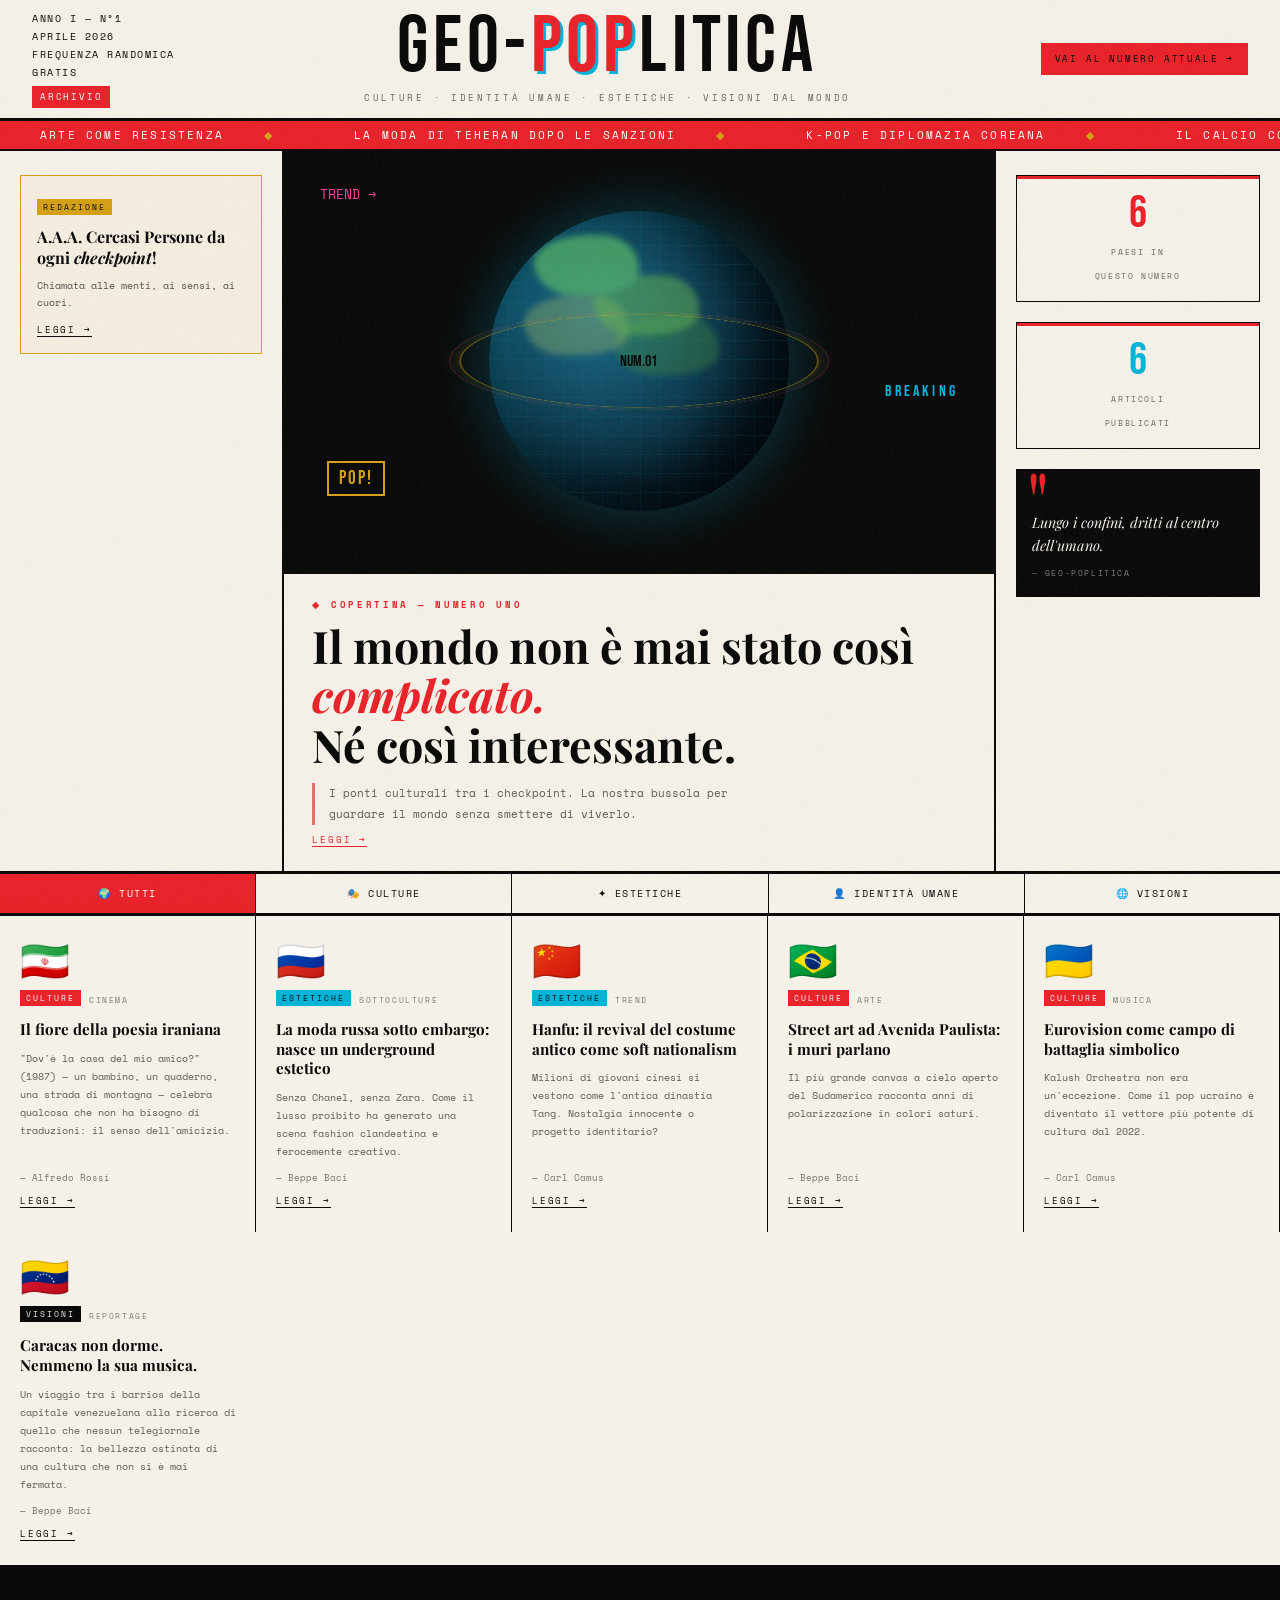
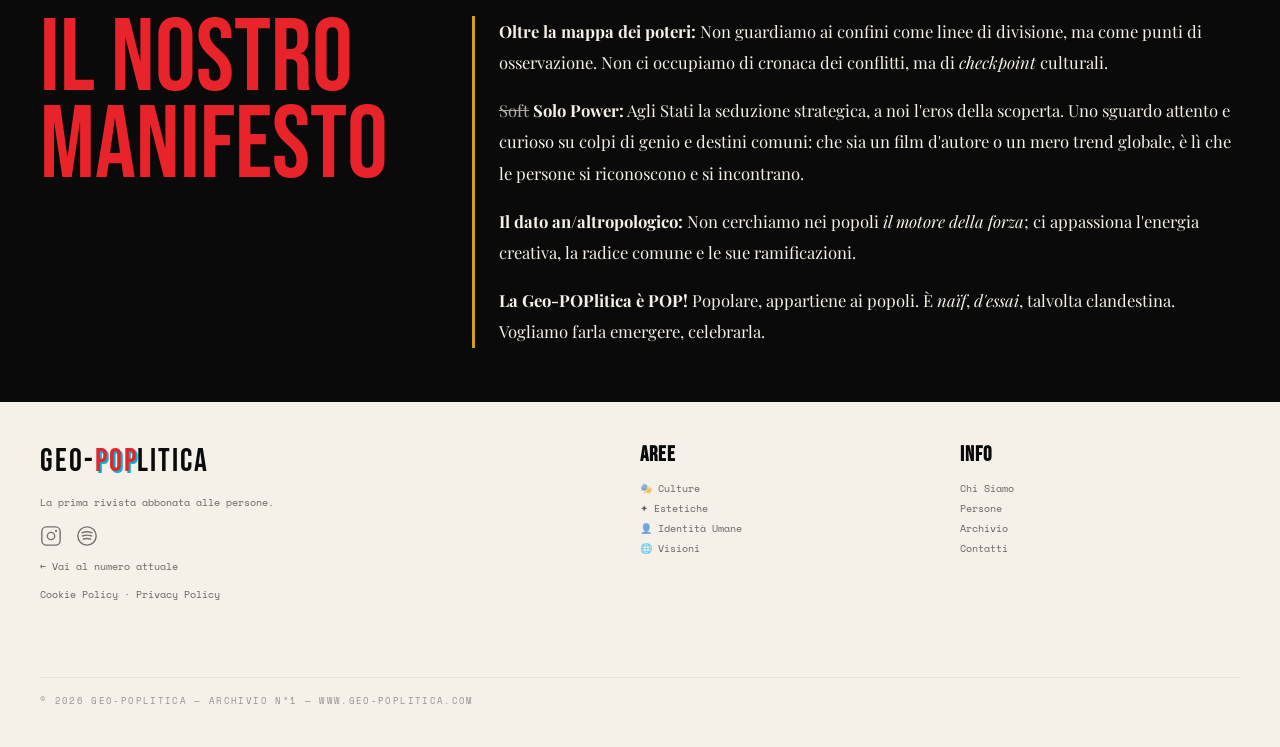
<file: archivio/numero-1/index.html>
<!DOCTYPE html>
<html lang="it">
<head>
<meta charset="UTF-8">
<meta name="viewport" content="width=device-width, initial-scale=1.0">
<title>Geo-POPlitica — N°1 Aprile 2026</title>
<link href="https://fonts.googleapis.com/css2?family=Bebas+Neue&family=Oswald:wght@700&family=Playfair+Display:ital,wght@0,400;0,700;1,400;1,700&family=Space+Mono:ital@0;1&display=swap" rel="stylesheet">
<style>
:root{--bg:#f5f0e8;--ink:#0a0a0a;--accent:#e8232a;--gold:#d4a017;--cyan:#00b4d8;--pink:#ff3fa4;--cream:#f5f0e8;--border:rgba(10,10,10,0.15)}
*,*::before,*::after{box-sizing:border-box;margin:0;padding:0}
body{background:var(--bg);color:var(--ink);font-family:'Space Mono',monospace;overflow-x:hidden;cursor:crosshair}
body::before{content:'';position:fixed;inset:0;background-image:url("data:image/svg+xml,%3Csvg viewBox='0 0 256 256' xmlns='http://www.w3.org/2000/svg'%3E%3Cfilter id='noise'%3E%3CfeTurbulence type='fractalNoise' baseFrequency='0.9' numOctaves='4' stitchTiles='stitch'/%3E%3C/filter%3E%3Crect width='100%25' height='100%25' filter='url(%23noise)' opacity='0.04'/%3E%3C/svg%3E");pointer-events:none;z-index:999;opacity:0.6}

.masthead{border-bottom:3px solid var(--ink);padding:10px 32px;display:flex;justify-content:space-between;align-items:center;background:var(--bg);position:sticky;top:0;z-index:100}
.issue-info{font-size:10px;letter-spacing:0.15em;text-transform:uppercase;line-height:1.8}
.freq-label{display:inline}
.freq-label br{display:none}.archive-badge{display:inline-block;background:var(--accent);color:white;font-size:9px;letter-spacing:0.2em;text-transform:uppercase;padding:3px 8px;margin-top:4px}
.logo{text-align:center;flex:1;cursor:pointer}
.logo-main{font-family:'Bebas Neue',sans-serif;font-size:clamp(2.5rem,7vw,5rem);letter-spacing:0.06em;line-height:0.9;display:block}
.logo-geo{color:var(--ink)}
.logo-litica{color:var(--ink)}
.logo-pop{color:var(--accent);position:relative;display:inline-block}
.logo-pop::after{content:'POP';font-family:'Bebas Neue',sans-serif;position:absolute;left:3px;top:3px;color:var(--cyan);z-index:-1;letter-spacing:0.06em}
.logo-sub{font-size:9px;letter-spacing:0.3em;text-transform:uppercase;color:var(--ink);opacity:0.6}
.nav-right{font-size:10px;letter-spacing:0.1em;text-transform:uppercase;text-align:right;line-height:2.2}
.nav-right a{display:block;color:var(--ink);text-decoration:none;transition:color 0.2s}
.nav-right a:hover{color:var(--accent)}

/* 3B FIX: bottone visibile rosso con testo sempre bianco */
.btn-numero-attuale{display:inline-block;background:var(--accent);color:white;font-size:9px;letter-spacing:0.2em;text-transform:uppercase;padding:6px 14px;text-decoration:none;transition:background 0.2s;border:none}
.btn-numero-attuale:hover{background:#b01020;color:white}

.ticker-wrap{background:var(--accent);color:white;overflow:hidden;padding:6px 0;border-bottom:2px solid var(--ink)}
.ticker{display:flex;white-space:nowrap;animation:ticker 30s linear infinite;font-size:11px;letter-spacing:0.2em;text-transform:uppercase}
.ticker span{padding:0 40px}
.ticker span::after{content:'◆';margin-left:40px;color:var(--gold)}
@keyframes ticker{0%{transform:translateX(0)}100%{transform:translateX(-50%)}}

.tag{font-size:8px;letter-spacing:0.25em;text-transform:uppercase;background:var(--ink);color:var(--cream);padding:2px 6px;display:inline-block;margin-bottom:4px}
.tag.red{background:var(--accent);color:white}
.tag.gold{background:var(--gold);color:#0a0a0a}
.tag.cyan{background:var(--cyan);color:#0a0a0a}
.tag-sub{font-size:8px;letter-spacing:0.2em;text-transform:uppercase;opacity:0.5}

#page-home{display:block}
#page-articolo{display:none}

.hero{display:grid;grid-template-columns:1fr 2.5fr 1fr;border-bottom:3px solid var(--ink);min-height:70vh}
.col-left{border-right:2px solid var(--ink);padding:24px 20px;display:flex;flex-direction:column;gap:20px}
.cercasi-box{border:1px solid var(--gold);padding:16px;cursor:pointer;background:rgba(212,160,23,0.04);transition:background 0.2s}
.cercasi-box:hover{background:rgba(212,160,23,0.10)}
.cercasi-box h3{font-family:'Playfair Display',serif;font-size:1rem;line-height:1.3;margin:8px 0;font-weight:700}
.cercasi-box p{font-size:10px;line-height:1.7;opacity:0.7}
.col-center{border-right:2px solid var(--ink);display:flex;flex-direction:column;overflow:hidden}

/* Cover text cliccabile */
.cover-text{padding:24px 28px;background:var(--bg);border-top:3px solid var(--ink);cursor:pointer;transition:background 0.2s}
.cover-text:hover{background:#ede8df}
.cover-visual{flex:1;position:relative;background:#0a0a0a;display:flex;align-items:center;justify-content:center;min-height:420px;overflow:hidden}

.globe-container{position:relative;width:300px;height:300px}
.globe{width:300px;height:300px;border-radius:50%;background:radial-gradient(circle at 35% 35%,#1a6b8a,#0a2a3a 60%,#000810);position:relative;box-shadow:inset -30px -20px 60px rgba(0,0,0,0.8),inset 15px 10px 40px rgba(0,180,216,0.15),0 0 60px rgba(0,180,216,0.3);overflow:hidden;animation:globeRotate 20s linear infinite}
@keyframes globeRotate{0%,100%{box-shadow:inset -30px -20px 60px rgba(0,0,0,0.8),inset 15px 10px 40px rgba(0,180,216,0.15),0 0 60px rgba(0,180,216,0.3)}50%{box-shadow:inset -20px -30px 60px rgba(0,0,0,0.8),inset 25px 5px 40px rgba(0,180,216,0.2),0 0 80px rgba(0,180,216,0.4)}}
.globe::before{content:'';position:absolute;inset:0;background:repeating-linear-gradient(0deg,transparent,transparent 18px,rgba(0,180,216,0.08) 18px,rgba(0,180,216,0.08) 19px),repeating-linear-gradient(90deg,transparent,transparent 18px,rgba(0,180,216,0.06) 18px,rgba(0,180,216,0.06) 19px);border-radius:50%}
.globe::after{content:'';position:absolute;top:8%;left:15%;width:35%;height:20%;background:rgba(100,200,100,0.6);border-radius:60% 40% 50% 40%/50% 60% 40% 60%;filter:blur(3px);box-shadow:60px 40px 0 rgba(100,180,80,0.5),-10px 60px 0 rgba(150,180,100,0.4),80px 80px 0 rgba(80,160,60,0.3)}
.globe-ring{position:absolute;top:50%;left:50%;transform:translate(-50%,-50%) rotateX(75deg);width:360px;height:360px;border-radius:50%;border:2px solid rgba(212,160,23,0.4);box-shadow:0 0 20px rgba(212,160,23,0.2)}
.globe-ring-2{position:absolute;top:50%;left:50%;transform:translate(-50%,-50%) rotateX(75deg) rotateZ(30deg);width:380px;height:380px;border-radius:50%;border:1px solid rgba(255,63,164,0.3)}
.pop-el{position:absolute;font-family:'Bebas Neue',sans-serif;animation:float 6s ease-in-out infinite}
.pop-el:nth-child(1){top:12%;right:8%;font-size:3.5rem;color:var(--accent);opacity:0.9}
.pop-el:nth-child(2){bottom:18%;left:6%;font-size:1.2rem;color:var(--gold);border:2px solid var(--gold);padding:4px 10px;animation-delay:-2s;letter-spacing:0.1em}
.pop-el:nth-child(3){top:55%;right:5%;font-size:1rem;color:#00b4d8;animation-delay:-4s;letter-spacing:0.2em}
.pop-el:nth-child(4){top:8%;left:5%;font-size:0.8rem;color:#ff3fa4;font-family:'Space Mono',monospace;animation-delay:-1s}
@keyframes float{0%,100%{transform:translateY(0)}50%{transform:translateY(-12px)}}

.cover-kicker{font-size:9px;letter-spacing:0.3em;text-transform:uppercase;color:var(--accent);margin-bottom:10px;font-weight:bold}
.cover-headline{font-family:'Playfair Display',serif;font-size:clamp(1.6rem,3.5vw,2.8rem);line-height:1.1;font-weight:700;margin-bottom:14px}
.cover-headline em{font-style:italic;color:var(--accent)}
.cover-desc{font-size:11px;line-height:1.9;opacity:0.65;max-width:460px;border-left:3px solid var(--accent);padding-left:14px}
.cover-hint{font-size:9px;letter-spacing:0.2em;text-transform:uppercase;color:var(--accent);border-bottom:1px solid var(--accent);width:fit-content;margin-top:8px;display:block;cursor:pointer}

.col-right{padding:24px 20px;display:flex;flex-direction:column;gap:20px}
.stat-block{text-align:center;border:1px solid var(--ink);padding:16px 10px;position:relative}
.stat-block::before{content:'';position:absolute;top:0;left:0;right:0;height:3px;background:var(--accent)}
.stat-num{font-family:'Bebas Neue',sans-serif;font-size:2.8rem;color:var(--accent);line-height:1;display:block}
.stat-label{font-size:8px;letter-spacing:0.2em;text-transform:uppercase;opacity:0.6;margin-top:4px;line-height:1.5}
.pullquote{background:var(--ink);color:var(--cream);padding:18px 16px;position:relative}
.pullquote::before{content:'"';font-family:'Playfair Display',serif;font-size:5rem;color:var(--accent);position:absolute;top:-10px;left:10px;line-height:1}
.pullquote p{font-family:'Playfair Display',serif;font-style:italic;font-size:0.9rem;line-height:1.6;padding-top:24px}
.pullquote cite{display:block;font-size:8px;letter-spacing:0.2em;text-transform:uppercase;opacity:0.5;margin-top:10px;font-style:normal}

.sections-bar{display:flex;border-bottom:3px solid var(--ink);overflow-x:auto}
.section-tab{flex:1;min-width:100px;padding:12px 16px;text-align:center;font-size:10px;letter-spacing:0.15em;text-transform:uppercase;border-right:1px solid var(--ink);cursor:pointer;transition:background 0.2s,color 0.2s;color:var(--ink)}
.section-tab:last-child{border-right:none}
.section-tab:hover{background:var(--ink);color:var(--cream)}
.section-tab.active{background:var(--accent);color:white}

.card-grid{display:grid;grid-template-columns:repeat(5,1fr);border-bottom:3px solid var(--ink)}
.card{border-right:1px solid var(--ink);padding:24px 20px;display:flex;flex-direction:column;gap:10px;cursor:pointer;overflow:hidden;transition:background 0.3s,color 0.3s;color:var(--ink)}
.card:hover{background:var(--ink);color:var(--cream)}
.card:last-child{border-right:none}
.card-icon{font-size:2.5rem;line-height:1}
.card-tags{display:flex;align-items:center;gap:8px;flex-wrap:wrap}
.card h3{font-family:'Playfair Display',serif;font-size:0.95rem;line-height:1.3;font-weight:700}
.card p{font-size:10px;line-height:1.8;opacity:0.65;flex:1}
.card-link{font-size:9px;letter-spacing:0.2em;text-transform:uppercase;color:inherit;border-bottom:1px solid currentColor;width:fit-content}
.card-autore{font-size:9px;opacity:0.55;color:inherit}

/* Empty state */
.empty-state{padding:32px 24px;text-align:center;border:1px dashed var(--border);color:var(--ink);opacity:0.5;font-size:11px;letter-spacing:0.2em;text-transform:uppercase;grid-column:1/-1}

/* MANIFESTO — solo strong è bold */
.manifesto{padding:48px 40px;display:grid;grid-template-columns:1fr 2fr;gap:48px;align-items:start;border-bottom:3px solid var(--ink);background:#0a0a0a;color:#f5f0e8}
.manifesto-label{font-family:'Bebas Neue',sans-serif;font-size:clamp(3rem,8vw,7rem);line-height:0.85;color:var(--accent)}
.manifesto-text{font-family:'Playfair Display',serif;font-size:clamp(0.9rem,1.3vw,1.1rem);line-height:1.9;border-left:3px solid var(--gold);padding-left:24px;color:#f5f0e8;font-weight:400 !important;font-style:normal !important}
.manifesto-text *{font-weight:400 !important;font-style:normal !important}
.manifesto-text strong{font-weight:700 !important;font-style:normal !important}
.manifesto-text em{font-style:italic !important;font-weight:400 !important}
.manifesto-text s{text-decoration:line-through;opacity:0.7}
.manifesto-text p{margin-bottom:16px}
.manifesto-text p:last-child{margin-bottom:0}

.articolo-wrap{max-width:780px;margin:0 auto;padding:48px 40px}
.articolo-back{font-size:10px;letter-spacing:0.2em;text-transform:uppercase;color:var(--accent);cursor:pointer;display:inline-flex;align-items:center;gap:8px;margin-bottom:24px;border-bottom:1px solid var(--accent);padding-bottom:4px}
.articolo-back:hover{opacity:0.7}
.articolo-meta{display:flex;align-items:center;gap:10px;flex-wrap:wrap;margin-bottom:16px}
.articolo-paese-label{font-size:10px;letter-spacing:0.15em;text-transform:uppercase;opacity:0.5}
.articolo-titolo{font-family:'Playfair Display',serif;font-size:clamp(1.8rem,4vw,3rem);line-height:1.15;font-weight:700;margin-bottom:24px}
.articolo-titolo em{font-style:italic;color:var(--accent)}
.articolo-titolo i{font-style:italic}
.articolo-divider{border:none;border-top:3px solid var(--ink);margin-bottom:32px}
.articolo-body{font-family:'Playfair Display',serif;font-size:1.1rem;line-height:1.9}
.articolo-body p{margin-bottom:20px}
.articolo-body em{font-style:italic}
.em-rosso{font-style:italic;color:var(--accent)}
.articolo-body strong{font-weight:700}
.firma-label{font-size:9px;letter-spacing:0.2em;text-transform:uppercase;opacity:0.5}
.btn-link{display:inline-block;background:var(--accent);color:white;padding:12px 24px;font-family:'Space Mono',monospace;font-size:11px;letter-spacing:0.15em;text-transform:uppercase;text-decoration:none;margin-top:8px;transition:background 0.2s}
.btn-link:hover{background:var(--ink)}

footer{display:grid;grid-template-columns:2fr 1fr 1fr;gap:40px;padding:40px;border-top:3px solid var(--ink);background:var(--bg)}
footer h4{font-family:'Bebas Neue',sans-serif;font-size:1.3rem;margin-bottom:12px;letter-spacing:0.05em}
footer p,footer li{font-size:10px;line-height:2;opacity:0.6;list-style:none}
footer a{color:inherit;text-decoration:none}
footer a:hover{color:var(--accent)}
.footer-logo{font-family:'Bebas Neue',sans-serif;font-size:2rem;margin-bottom:12px;display:block;cursor:pointer;letter-spacing:0.06em;color:var(--ink)}
.footer-pop{color:var(--accent);display:inline-block;text-shadow:2px 2px 0 var(--cyan)}
.footer-social-icon{color:#0a0a0a;opacity:0.55;display:flex;align-items:center;text-decoration:none;transition:color 0.2s,opacity 0.2s}
.footer-social-icon:hover{color:var(--accent);opacity:1}
/* mobile-pullquote: hidden on desktop */
.mobile-pullquote{display:none}
.copyright{border-top:1px solid var(--border);margin-top:32px;padding-top:16px;font-size:9px;letter-spacing:0.15em;opacity:0.4;text-transform:uppercase}

/* ── HAMBURGER (mobile) ── */
.nav-hamburger{display:none;flex-direction:column;gap:4px;cursor:pointer;padding:4px;background:none;border:none}
.nav-hamburger span{display:block;width:20px;height:2px;background:var(--ink)}
.nav-mobile-menu{display:none;position:absolute;top:100%;right:0;background:var(--bg);border:2px solid var(--ink);border-top:none;z-index:200;min-width:180px}
.nav-mobile-menu a{display:block;padding:10px 16px;font-size:10px;letter-spacing:0.15em;text-transform:uppercase;color:var(--ink);text-decoration:none;border-bottom:1px solid rgba(0,0,0,0.1)}
.nav-mobile-menu a:last-child{border-bottom:none}
.nav-mobile-menu a:hover{color:var(--accent)}
.nav-mobile-menu.open{display:block}
.masthead{position:relative}

@keyframes slideIn{from{opacity:0;transform:translateY(20px)}to{opacity:1;transform:translateY(0)}}
.page-enter{animation:slideIn 0.4s ease both}

@media(max-width:900px){
  .masthead{padding:8px 16px}
  .issue-info{font-size:8px;line-height:1.6}
  .logo-sub{font-size:7px;letter-spacing:0.2em}
  .nav-right{display:none}
  .nav-hamburger{display:flex}
  .freq-label{display:block}
  .freq-label br{display:block}
  .hero{display:flex;flex-direction:column;min-height:auto}
  .col-center{order:1;border-right:none}
  .col-center .cover-text{border-bottom:2px solid var(--ink)}
  .col-left{order:2;display:block;border-right:none;border-bottom:2px solid var(--ink);padding:0;gap:0}
  .col-right{order:3;display:flex;flex-direction:row;flex-wrap:wrap;border-top:1px solid rgba(0,0,0,0.1);padding:0;gap:0;border-bottom:2px solid var(--ink)}
  .col-right .stat-block{flex:1 0 40%;border:none;border-right:1px solid rgba(0,0,0,0.1);padding:10px 8px}
  .col-right .stat-block:last-of-type{border-right:none}
  .col-right .stat-num{font-size:2rem}
  .col-right .stat-label{font-size:7px}
  .col-right .pullquote{display:none}
  /* 4: mobile pullquote between cards and manifesto */
  .mobile-pullquote{
    display:block;
    background:#0a0a0a;
    color:#f5f0e8;
    padding:20px 20px 16px;
    position:relative;
    border-bottom:3px solid var(--ink)
  }
  .mobile-pullquote::before{content:'"';font-family:'Playfair Display',serif;font-size:4rem;color:var(--accent);position:absolute;top:-8px;left:12px;line-height:1}
  .mobile-pullquote p{font-family:'Playfair Display',serif;font-style:italic;font-size:0.95rem;line-height:1.6;padding-top:20px;color:#f5f0e8}
  .mobile-pullquote cite{display:block;font-size:8px;letter-spacing:0.2em;text-transform:uppercase;opacity:0.45;margin-top:8px;font-style:normal;color:#f5f0e8}
  .cover-hint{margin-top:6px}
  .cercasi-box{margin:12px;width:calc(100% - 24px)}
  .sections-bar{overflow-x:auto;-webkit-overflow-scrolling:touch;scrollbar-width:none}
  .sections-bar::-webkit-scrollbar{display:none}
  .section-tab{flex:0 0 auto;padding:10px 12px;font-size:9px}
  .card-grid{grid-template-columns:repeat(2,1fr);border-bottom:3px solid var(--ink)}
  .card{padding:12px;gap:8px;min-height:160px;border-bottom:1px solid rgba(0,0,0,0.1);border-right:1px solid rgba(0,0,0,0.1)}
  .card:nth-child(even){border-right:none}
  .card:last-child{border-bottom:none}
  .card:nth-last-child(2):nth-child(odd){border-bottom:none}
  .card h3{font-size:0.85rem}
  .card p{font-size:9px}
  footer{grid-template-columns:1fr 1fr;padding:24px 16px;gap:16px}
  footer>div:first-child{grid-column:1/-1}
  footer>div:last-child{grid-column:1/-1}
  .manifesto{grid-template-columns:1fr;padding:28px 20px;gap:16px}
  .manifesto-label{font-size:3rem;margin-bottom:0}
  .manifesto-text{font-size:0.8rem}
  .articolo-wrap{padding:24px 16px}
}
/* ── REPORTAGE ── */
.art-occhiello{font-family:'Playfair Display',serif;font-size:1.05rem;line-height:1.7;font-style:italic;opacity:0.65;margin-bottom:28px;border-left:3px solid var(--accent);padding-left:16px}
.r-section-title{font-family:'Space Mono',monospace;font-size:10px;letter-spacing:0.35em;text-transform:uppercase;color:var(--accent);margin:32px 0 14px;border-bottom:1px solid rgba(232,35,42,0.25);padding-bottom:6px;clear:both}
.reportage p{font-family:'Playfair Display',serif;font-size:1.05rem;line-height:1.9;color:var(--ink);margin-bottom:20px}
.r-foto-placeholder{width:100%;display:flex;align-items:center;justify-content:center;font-family:'Space Mono',monospace;font-size:8px;letter-spacing:0.12em;text-transform:uppercase;text-align:center;padding:12px;min-height:180px}
.r-fp-scuro{background:#1a1a1a;color:rgba(245,240,232,0.25)}
.r-fp-caldo{background:#3d2010;color:rgba(245,240,232,0.25)}
.r-fp-cielo{background:#0a2a3d;color:rgba(245,240,232,0.25)}
.r-fp-verde{background:#0a1f0a;color:rgba(245,240,232,0.25)}
.r-fp-grigio{background:#1f1f1f;color:rgba(245,240,232,0.25)}
.r-foto-caption{display:flex;justify-content:space-between;font-family:'Space Mono',monospace;font-size:8px;letter-spacing:0.1em;opacity:0.4;padding:5px 0;border-top:1px solid rgba(0,0,0,0.1);margin-bottom:20px}
.r-foto-dx{display:grid;grid-template-columns:1fr 1fr;gap:28px;align-items:start;margin:24px 0}
.r-foto-sx{display:grid;grid-template-columns:1fr 1fr;gap:28px;align-items:start;margin:24px 0}
.r-testo{font-family:'Playfair Display',serif;font-size:1.05rem;line-height:1.9;color:var(--ink)}
.r-testo p{margin-bottom:16px}
.r-foto-col{}
.r-foto-doppia{display:grid;grid-template-columns:1fr 1fr;gap:16px;margin:24px 0}
.r-foto-feature{margin:32px 0;position:relative;overflow:hidden}
.r-foto-overlay{position:absolute;bottom:0;left:0;right:0;background:linear-gradient(to top,rgba(10,10,10,0.88),transparent);padding:24px 20px 16px}
.r-overlay-title{font-family:'Playfair Display',serif;font-size:1.1rem;font-weight:700;color:#f5f0e8;margin-bottom:5px}
.r-overlay-caption{display:flex;justify-content:space-between;font-family:'Space Mono',monospace;font-size:8px;color:rgba(245,240,232,0.45);letter-spacing:0.1em}
.r-nota-margine{float:right;width:200px;margin:0 0 20px 28px;border-left:3px solid var(--gold);padding-left:12px;clear:right}
.r-nota-label{font-family:'Space Mono',monospace;font-size:8px;letter-spacing:0.2em;text-transform:uppercase;color:var(--gold);display:block;margin-bottom:5px}
.r-nota-margine p{font-family:'Space Mono',monospace !important;font-size:9px !important;line-height:1.7;opacity:0.55;margin-bottom:0 !important}
.r-pullquote{margin:32px 0;padding:24px 28px;background:var(--ink);color:var(--cream);position:relative;clear:both}
.r-pullquote::before{content:'"';font-family:'Playfair Display',serif;font-size:5rem;color:var(--accent);position:absolute;top:-12px;left:14px;line-height:1}
.r-pullquote p{font-family:'Playfair Display',serif !important;font-style:italic;font-size:1.1rem !important;line-height:1.7;padding-top:24px;color:var(--cream) !important;margin-bottom:0 !important}
.r-pullquote cite{display:block;font-family:'Space Mono',monospace;font-size:8px;letter-spacing:0.2em;text-transform:uppercase;opacity:0.4;margin-top:10px;font-style:normal}
@media(max-width:700px){
  .r-foto-dx,.r-foto-sx,.r-foto-doppia{grid-template-columns:1fr}
  .r-nota-margine{float:none;width:100%;margin:0 0 16px 0}
  .r-foto-sx .r-foto-col{order:-1}
}
</style>
</head>
<body>

<header class="masthead">
  <div class="issue-info">
    Anno I — N°1<br>Aprile 2026<br><span class="freq-label">Frequenza <br class="freq-br">Randomica</span><br>Gratis<br>
    <span class="archive-badge">Archivio</span>
  </div>
  <div class="logo" onclick="window.location.href='../../index.html'">
    <span class="logo-main"><span class="logo-geo">GEO-</span><span class="logo-pop">POP</span><span class="logo-litica">LITICA</span></span>
    <span class="logo-sub">Culture · Identità Umane · Estetiche · Visioni dal Mondo</span>
  </div>
  <nav class="nav-right">
    <a href="../../index.html" class="btn-numero-attuale">Vai al numero attuale →</a>
  </nav>
  <button class="nav-hamburger" onclick="this.nextElementSibling.classList.toggle('open')" aria-label="Menu">
    <span></span><span></span><span></span>
  </button>
  <div class="nav-mobile-menu">
    <a href="../../index.html" class="btn-numero-attuale" style="margin:10px 16px;display:inline-block">Vai al numero attuale →</a>
  </div>
</header>

<div class="ticker-wrap">
  <div class="ticker">
    <span>Arte come resistenza</span><span>La moda di Teheran dopo le sanzioni</span><span>K-Pop e diplomazia coreana</span><span>Il calcio come soft power</span><span>I ponti culturali tra i check point</span>
    <span>Arte come resistenza</span><span>La moda di Teheran dopo le sanzioni</span><span>K-Pop e diplomazia coreana</span><span>Il calcio come soft power</span><span>I ponti culturali tra i check point</span>
  </div>
</div>

<div id="page-home" class="pagina">
  <main class="hero">
    <aside class="col-left">
      <div class="cercasi-box" onclick="apriArticolo('cercasi-collaboratori')">
        <span class="tag gold">Redazione</span>
        <h3>A.A.A. Cercasi Persone da ogni <em>checkpoint</em>!</h3>
        <p>Chiamata alle menti, ai sensi, ai cuori.</p>
        <span class="card-link" style="display:block;margin-top:12px">Leggi →</span>
      </div>
    </aside>

    <section class="col-center">
      <div class="cover-visual">
        <div class="globe-container">
          <div class="globe"></div><div class="globe-ring"></div><div class="globe-ring-2"></div>
        </div>
        <div class="pop-el">POP!</div>
        <div class="pop-el">BREAKING</div>
        <div class="pop-el">TREND →</div>
        <div class="pop-el">Num.01</div>
      </div>
      <!-- Cover text cliccabile apre l'editoriale -->
      <div class="cover-text" onclick="apriArticolo('n1-editoriale')">
        <div class="cover-kicker">◆ Copertina — Numero Uno</div>
        <h1 class="cover-headline">Il mondo non è mai stato così <em>complicato.</em><br>Né così interessante.</h1>
        <p class="cover-desc">I ponti culturali tra i checkpoint. La nostra bussola per guardare il mondo senza smettere di viverlo.</p>
        <p class="cover-hint">Leggi →</p>
      </div>
    </section>

    <aside class="col-right">
      <div class="stat-block"><span class="stat-num">6</span><span class="stat-label">Paesi in<br>questo numero</span></div>
      <div class="stat-block"><span class="stat-num" style="color:var(--cyan)">6</span><span class="stat-label">Articoli<br>pubblicati</span></div>
      <div class="pullquote">
        <p>Lungo i confini, dritti al centro dell'umano.</p>
        <cite>— Geo-POPlitica</cite>
      </div>
    </aside>
  </main>

  <nav class="sections-bar">
    <div class="section-tab active" id="tab-tutti"     onclick="filtra('Tutti',this)">🌍 Tutti</div>
    <div class="section-tab"        id="tab-culture"   onclick="filtra('Culture',this)">🎭 Culture</div>
    <div class="section-tab"        id="tab-estetiche" onclick="filtra('Estetiche',this)">✦ Estetiche</div>
    <div class="section-tab"        id="tab-identita"  onclick="filtra('Identità Umane',this)">👤 Identità Umane</div>
    <div class="section-tab"        id="tab-visioni"   onclick="filtra('Visioni',this)">🌐 Visioni</div>
  </nav>

  <section class="card-grid" id="card-grid"></section>

  <div class="mobile-pullquote">
    <p>Lungo i confini, dritti al centro dell'umano.</p>
    <cite>— Geo-POPlitica</cite>
  </div>

  <section class="manifesto">
    <div class="manifesto-label">Il nostro<br>mani&shy;festo</div>
    <div class="manifesto-text">
      <p><strong>Oltre la mappa dei poteri:</strong> Non guardiamo ai confini come linee di divisione, ma come punti di osservazione. Non ci occupiamo di cronaca dei conflitti, ma di <em>checkpoint</em> culturali.</p>
      <p><strong><s>Soft</s> Solo Power:</strong> Agli Stati la seduzione strategica, a noi l'eros della scoperta. Uno sguardo attento e curioso su colpi di genio e destini comuni: che sia un film d'autore o un mero trend globale, è lì che le persone si riconoscono e si incontrano.</p>
      <p><strong>Il dato an/altropologico:</strong> Non cerchiamo nei popoli <em>il motore della forza</em>; ci appassiona l'energia creativa, la radice comune e le sue ramificazioni.</p>
      <p><strong>La Geo-POPlitica è POP!</strong> Popolare, appartiene ai popoli. È <em>naïf</em>, <em>d'essai</em>, talvolta clandestina. Vogliamo farla emergere, celebrarla.</p>
    </div>
  </section>
</div>

<div id="page-articolo" class="pagina" style="display:none;">
  <div class="articolo-wrap" id="articolo-contenuto"></div>
</div>

<footer>
  <div>
    <span class="footer-logo" onclick="window.location.href='../../index.html'">GEO-<span class="footer-pop">POP</span>LITICA</span>
    <p>La prima rivista abbonata alle persone.</p>
    <div style="display:flex;gap:14px;margin:12px 0 10px">
      <a href="https://instagram.com/geopoplitica" target="_blank" class="footer-social-icon" aria-label="Instagram">
        <svg viewBox="0 0 24 24" fill="none" stroke="currentColor" stroke-width="1.5" width="22" height="22"><rect x="2" y="2" width="20" height="20" rx="5" ry="5"/><circle cx="12" cy="12" r="4"/><circle cx="17.5" cy="6.5" r="1.2" fill="currentColor" stroke="none"/></svg>
      </a>
      <a href="https://open.spotify.com/user/geopoplitica" target="_blank" class="footer-social-icon" aria-label="Spotify">
        <svg viewBox="0 0 24 24" fill="none" stroke="currentColor" stroke-width="1.5" width="22" height="22"><circle cx="12" cy="12" r="10"/><path d="M8 15.5c2.5-1 5.5-1 8 0" stroke-linecap="round"/><path d="M7 12c3-1.2 6.5-1.2 10 0" stroke-linecap="round"/><path d="M6.5 8.5c3.5-1.5 7.5-1.5 11 0" stroke-linecap="round"/></svg>
      </a>
    </div>
    <p style="margin-top:4px;">← <a href="../../index.html">Vai al numero attuale</a></p>
    <p style="margin-top:8px;">
      <a href="../../index.html?pagina=cookie">Cookie Policy</a> ·
      <a href="../../index.html?pagina=privacy">Privacy Policy</a>
    </p>
  </div>
  <div>
    <h4>Aree</h4>
    <ul>
      <li><a href="../../index.html?archivio=Culture">🎭 Culture</a></li>
      <li><a href="../../index.html?archivio=Estetiche">✦ Estetiche</a></li>
      <li><a href="../../index.html?archivio=Identità Umane">👤 Identità Umane</a></li>
      <li><a href="../../index.html?archivio=Visioni">🌐 Visioni</a></li>
    </ul>
  </div>
  <div>
    <h4>Info</h4>
    <ul>
      <li><a href="../../index.html?archivio=chisiamo">Chi Siamo</a></li>
      <li><a href="../../index.html?archivio=persone">Persone</a></li>
      <li><a href="../../index.html?archivio=tutti">Archivio</a></li>
      <li><a href="../../index.html?archivio=contatti">Contatti</a></li>
    </ul>
  </div>
  <div class="copyright" style="grid-column:1/-1">
    © 2026 Geo-POPlitica — Archivio N°1 — www.geo-poplitica.com
  </div>
</footer>

<script>
const ARTICOLI_N1 = [
  {
    id:'n1-editoriale', paese:'🌍 Ovunque', categoria:'Redazione', sottocategoria:'Editoriale', autore:'Geo-POPlitica',
    titolo:'Il mondo non è mai stato così complicato. Né così interessante.',
    anteprima:'I ponti culturali tra i checkpoint. La nostra bussola per guardare il mondo senza smettere di viverlo.',
    testo:`<p class="art-occhiello" style="font-family:'Playfair Display',serif;font-style:italic;opacity:0.65;border-left:3px solid #e8232a;padding-left:16px;margin-bottom:24px;">I ponti culturali tra i checkpoint. La nostra bussola per guardare il mondo senza smettere di viverlo.</p><p>Questo è un esempio.</p>`
  },
  {
    id:'cercasi-collaboratori', paese:'🌍 Ovunque', categoria:'Redazione', sottocategoria:'Annunci', autore:'Geo-POPlitica',
    titolo:'A.A.A. Cercasi Persone da ogni <i>checkpoint</i>!',
    anteprima:'Chiamata alle menti, ai sensi, ai cuori.',
    testo:`<p class="art-occhiello" style="font-family:'Playfair Display',serif;font-style:italic;opacity:0.65;border-left:3px solid #e8232a;padding-left:16px;margin-bottom:24px;">Chiamata alle menti, ai sensi, ai cuori.</p>
<p style="font-family:'Playfair Display',serif;font-size:1.05rem;line-height:1.9">Geo-POPlitica nasce come progetto collettivo. Cerchiamo persone che ne condividono l'urgenza e che amano scrivere, fotografare, disegnare, viaggiare e mostrare il proprio sguardo sul mondo.</p>
<p style="font-family:'Playfair Display',serif;font-size:1.05rem;line-height:1.9">Parlaci un po' di te, condividi qualcosa di quello che fai tramite un link al tuo sito, blog o account social pubblico (non usare allegati), e facci sapere cosa ti piacerebbe realizzare. C'è un luogo sotto i riflettori dell'attualità che vorresti raccontare dalla tua angolazione?</p>
<p style="font-family:'Playfair Display',serif;font-size:1.05rem;line-height:1.9">Abbiamo quattro aree tematiche tra cui muoverci con comodità. Ad esempio:</p>
<p style="font-family:'Playfair Display',serif;font-size:1.05rem;line-height:1.9"><strong>1. Culture: patrimonio e nuove forme espressive.</strong><br>Dall'eredità delle grandi tradizioni artistico-culturali alle scene underground globali.<br> Hai visto qualcosa che ti ha colpito (un film, un concerto, una mostra) e sai perché conta?</p>
<p style="font-family:'Playfair Display',serif;font-size:1.05rem;line-height:1.9"><strong>2. Identità Umane: il volto.</strong><br>Ritratti d'autore, monografie, interviste: chi i luoghi li abita, li sogna e ci lega a loro.</p>
<p style="font-family:'Playfair Display',serif;font-size:1.05rem;line-height:1.9"><strong>3. Estetiche: lo stile della strada.</strong><br>Il "gusto" di un'epoca, il trend del momento, le forme che verranno.<br> Sei affascinato dal ritorno dei vestiti tradizionali in Cina? Hai catalogato il packaging dei 7-Eleven in Giappone?</p>
<p style="font-family:'Playfair Display',serif;font-size:1.05rem;line-height:1.9"><strong>4. Visioni dal Mondo: lo sguardo e il luogo.</strong><br>Racconti, reportage fotografici, diari di viaggio, vite da <em>expat</em>, atmosfere dal mondo. Puoi mescolare i generi ed essere soggettivo.</p>
<p style="font-family:'Playfair Display',serif;font-size:1.05rem;line-height:1.9">Collaboriamo per passione e non per compenso, ma ci teniamo a farlo bene. Ci prendiamo il tempo di leggere tutto quello che riceviamo. Se sentiamo di avere il posto giusto per un tuo progetto inedito, ti scriviamo.</p>
<p>Scrivici: <a href="mailto:collaborazioni@geo-poplitica.com" class="btn-link" style="display:inline;padding:4px 10px;">collaborazioni@geo-poplitica.com</a></p>`
  },
  {
    id:'iran-kiarostami', paese:'🇮🇷 Iran', categoria:'Culture', sottocategoria:'Cinema', autore:'Alfredo Rossi',
    titolo:'Il fiore della poesia iraniana',
    anteprima:'"Dov\'è la casa del mio amico?" (1987) — un bambino, un quaderno, una strada di montagna — celebra qualcosa che non ha bisogno di traduzioni: il senso dell\'amicizia.',
    testo:`<p class="art-occhiello" style="font-family:'Playfair Display',serif;font-style:italic;opacity:0.65;border-left:3px solid #e8232a;padding-left:16px;margin-bottom:24px;">Abbas Kiarostami è uno dei più grandi poeti del cinema mondiale. "Dov'è la casa del mio amico?" (1987) — un bambino, un quaderno, una strada di montagna — celebra qualcosa che non ha bisogno di traduzioni: il senso dell'amicizia.</p><p>Questo è un esempio.</p>`
  },
  {
    id:'russia-moda', paese:'🇷🇺 Russia', categoria:'Estetiche', sottocategoria:'Sottoculture', autore:'Beppe Baci',
    titolo:'La moda russa sotto embargo: nasce un underground estetico',
    anteprima:'Senza Chanel, senza Zara. Come il lusso proibito ha generato una scena fashion clandestina e ferocemente creativa.',
    testo:`<p class="art-occhiello" style="font-family:'Playfair Display',serif;font-style:italic;opacity:0.65;border-left:3px solid #e8232a;padding-left:16px;margin-bottom:24px;">Senza Chanel, senza Zara. Come il lusso proibito ha generato una scena fashion clandestina e ferocemente creativa.</p><p>Questo è un esempio.</p>`
  },
  {
    id:'cina-hanfu', paese:'🇨🇳 Cina', categoria:'Estetiche', sottocategoria:'Trend', autore:'Carl Camus',
    titolo:'Hanfu: il revival del costume antico come soft nationalism',
    anteprima:'Milioni di giovani cinesi si vestono come l\'antica dinastia Tang. Nostalgia innocente o progetto identitario?',
    testo:`<p class="art-occhiello" style="font-family:'Playfair Display',serif;font-style:italic;opacity:0.65;border-left:3px solid #e8232a;padding-left:16px;margin-bottom:24px;">Milioni di giovani cinesi si vestono come l'antica dinastia Tang. Nostalgia innocente o progetto identitario?</p><p>Questo è un esempio.</p>`
  },
  {
    id:'brasile-street-art', paese:'🇧🇷 Brasile', categoria:'Culture', sottocategoria:'Arte', autore:'Beppe Baci',
    titolo:'Street art ad Avenida Paulista: i muri parlano',
    anteprima:'Il più grande canvas a cielo aperto del Sudamerica racconta anni di polarizzazione in colori saturi.',
    testo:`<p class="art-occhiello" style="font-family:'Playfair Display',serif;font-style:italic;opacity:0.65;border-left:3px solid #e8232a;padding-left:16px;margin-bottom:24px;">Il più grande canvas a cielo aperto del Sudamerica racconta anni di polarizzazione in colori saturi.</p><p>Questo è un esempio.</p>`
  },
  {
    id:'ucraina-eurovision', paese:'🇺🇦 Ucraina', categoria:'Culture', sottocategoria:'Musica', autore:'Carl Camus',
    titolo:'Eurovision come campo di battaglia simbolico',
    anteprima:'Kalush Orchestra non era un\'eccezione. Come il pop ucraino è diventato il vettore più potente di cultura dal 2022.',
    testo:`<p class="art-occhiello" style="font-family:'Playfair Display',serif;font-style:italic;opacity:0.65;border-left:3px solid #e8232a;padding-left:16px;margin-bottom:24px;">Kalush Orchestra non era un'eccezione. Come il pop ucraino è diventato il vettore più potente di cultura dal 2022.</p><p>Questo è un esempio.</p>`
  },
  {
    id:'venezuela-caracas-reportage', paese:'🇻🇪 Venezuela', categoria:'Visioni', sottocategoria:'Reportage', autore:'Beppe Baci',
    titolo:'Caracas non dorme. Nemmeno la sua musica.',
    anteprima:'Un viaggio tra i barrios della capitale venezuelana alla ricerca di quello che nessun telegiornale racconta: la bellezza ostinata di una cultura che non si è mai fermata.',
    testo:`<p class="art-occhiello">Un viaggio tra i barrios della capitale venezuelana alla ricerca di quello che nessun telegiornale racconta: la bellezza ostinata di una cultura che non si è mai fermata.</p>
<div class="reportage">
<div class="r-section-title">I. Questo è un esempio</div>
<p>Questo è un esempio.</p>
<div class="r-foto-dx">
  <div class="r-testo"><p>Questo è un esempio.</p></div>
  <div class="r-foto-col">
    <div class="r-foto-placeholder r-fp-caldo">Questo è un esempio</div>
    <div class="r-foto-caption"><span>Questo è un esempio.</span><span>Foto: Geo-POPlitica</span></div>
  </div>
</div>
<div class="r-section-title">II. Questo è un esempio</div>
<div class="r-nota-margine"><span class="r-nota-label">Da sapere</span><p>Questo è un esempio.</p></div>
<p>Questo è un esempio.</p>
<div class="r-pullquote"><p>Questo è un esempio.</p><cite>— Questo è un esempio</cite></div>
<div class="r-foto-sx">
  <div class="r-foto-col">
    <div class="r-foto-placeholder r-fp-scuro">Questo è un esempio</div>
    <div class="r-foto-caption"><span>Questo è un esempio.</span><span>Foto: Geo-POPlitica</span></div>
  </div>
  <div class="r-testo"><p>Questo è un esempio.</p></div>
</div>
<div class="r-section-title">III. Questo è un esempio</div>
<p>Questo è un esempio.</p>
<div class="r-foto-feature">
  <div class="r-foto-placeholder r-fp-scuro" style="height:340px">Questo è un esempio</div>
  <div class="r-foto-overlay">
    <div class="r-overlay-title">Questo è un esempio</div>
    <div class="r-overlay-caption"><span>Questo è un esempio.</span><span>Foto: Geo-POPlitica</span></div>
  </div>
</div>
<p>Questo è un esempio.</p>
<div class="r-section-title">IV. Questo è un esempio</div>
<div class="r-foto-doppia">
  <div class="r-foto-item">
    <div class="r-foto-placeholder r-fp-verde" style="height:200px">Questo è un esempio</div>
    <div class="r-foto-caption"><span>Questo è un esempio.</span><span>Geo-POPlitica</span></div>
  </div>
  <div class="r-foto-item">
    <div class="r-foto-placeholder r-fp-caldo" style="height:200px">Questo è un esempio</div>
    <div class="r-foto-caption"><span>Questo è un esempio.</span><span>Geo-POPlitica</span></div>
  </div>
</div>
<p>Questo è un esempio.</p>
<div class="r-section-title">V. Questo è un esempio</div>
<div class="r-foto-dx">
  <div class="r-testo"><p>Questo è un esempio.</p></div>
  <div class="r-foto-col">
    <div class="r-foto-placeholder r-fp-cielo" style="height:220px">Questo è un esempio</div>
    <div class="r-foto-caption"><span>Questo è un esempio.</span><span>Foto: Geo-POPlitica</span></div>
  </div>
</div>
</div>`
  }
];

const ICONE = {'n1-editoriale':'🌍','cercasi-collaboratori':'🌍','iran-kiarostami':'🇮🇷','russia-moda':'🇷🇺','cina-hanfu':'🇨🇳','brasile-street-art':'🇧🇷','ucraina-eurovision':'🇺🇦','venezuela-caracas-reportage':'🇻🇪'};
const CAT_COLORE = {'Culture':'red','Estetiche':'cyan','Redazione':'gold','Identità Umane':'gold','Visioni':'pink'};

let _storiaArticolo = null;

function renderGrid(filtro, scrollToGrid) {
  const grid = document.getElementById('card-grid');
  const lista = filtro === 'Tutti'
    ? ARTICOLI_N1.filter(a => a.categoria !== 'Redazione')
    : ARTICOLI_N1.filter(a => a.categoria === filtro);

  if (lista.length === 0) {
    grid.innerHTML = `<div class="empty-state">Nessun articolo disponibile in questa sezione</div>`;
  } else {
    grid.innerHTML = lista.map(a => `
      <article class="card" onclick="apriArticolo('${a.id}')">
        <div class="card-icon">${ICONE[a.id]||'🌍'}</div>
        <div class="card-tags">
          <span class="tag ${CAT_COLORE[a.categoria]||''}">${a.categoria}</span>
          <span class="tag-sub">${a.sottocategoria||''}</span>
        </div>
        <h3>${a.titolo}</h3>
        <p>${a.anteprima}</p>
        <span class="card-autore">— ${a.autore||''}</span>
        <span class="card-link">Leggi →</span>
      </article>`).join('');
  }
  if (scrollToGrid) {
    setTimeout(() => grid.scrollIntoView({behavior:'smooth',block:'start'}), 50);
  }
}

function filtra(categoria, el) {
  document.querySelectorAll('.section-tab').forEach(t => t.classList.remove('active'));
  el.classList.add('active');
  renderGrid(categoria, true);
}

function apriArticolo(id) {
  const a = ARTICOLI_N1.find(x => x.id === id);
  if (!a) return;
  _storiaArticolo = id;
  const colore = CAT_COLORE[a.categoria] || '';
  // Map autore name to id for main site link
  const autoreId = {
    'Alfredo Rossi': 'alfredo-rossi',
    'Beppe Baci':    'beppe-baci',
    'Carl Camus':    'carl-camus',
    'Geo-POPlitica':  null
  }[a.autore];
  const autoreHTML = a.autore
    ? `<div style="margin-top:32px"><hr class="articolo-divider">
       <span class="firma-label">Scritto da</span>
       ${autoreId
         ? `<a href="../../index.html?persone=${autoreId}" style="font-size:11px;color:var(--accent);margin-left:8px;border-bottom:1px solid var(--accent);text-decoration:none">${a.autore}</a>`
         : `<span style="font-size:11px;color:var(--accent);margin-left:8px">${a.autore}</span>`
       }
       </div>`
    : '';
  document.getElementById('articolo-contenuto').innerHTML = `
    <div class="articolo-back" onclick="chiudiArticolo()">← Indietro</div>
    <div class="articolo-meta">
      <span class="tag ${colore}">${a.categoria}</span>
      <span class="tag-sub">${a.sottocategoria||''}</span>
      <span class="articolo-paese-label">${a.paese} — N°1 Aprile 2026</span>
    </div>
    <h1 class="articolo-titolo">${a.titolo}</h1>
    <hr class="articolo-divider">
    <div class="articolo-body">${a.testo}</div>
    ${autoreHTML}
  `;
  document.getElementById('page-home').style.display = 'none';
  document.getElementById('page-articolo').style.display = 'block';
  window.scrollTo(0, 0);
}

function chiudiArticolo() {
  document.getElementById('page-articolo').style.display = 'none';
  document.getElementById('page-home').style.display = 'block';
  window.scrollTo(0, 0);
}

renderGrid('Tutti', false);
</script>
</body>
</html>
</file>
